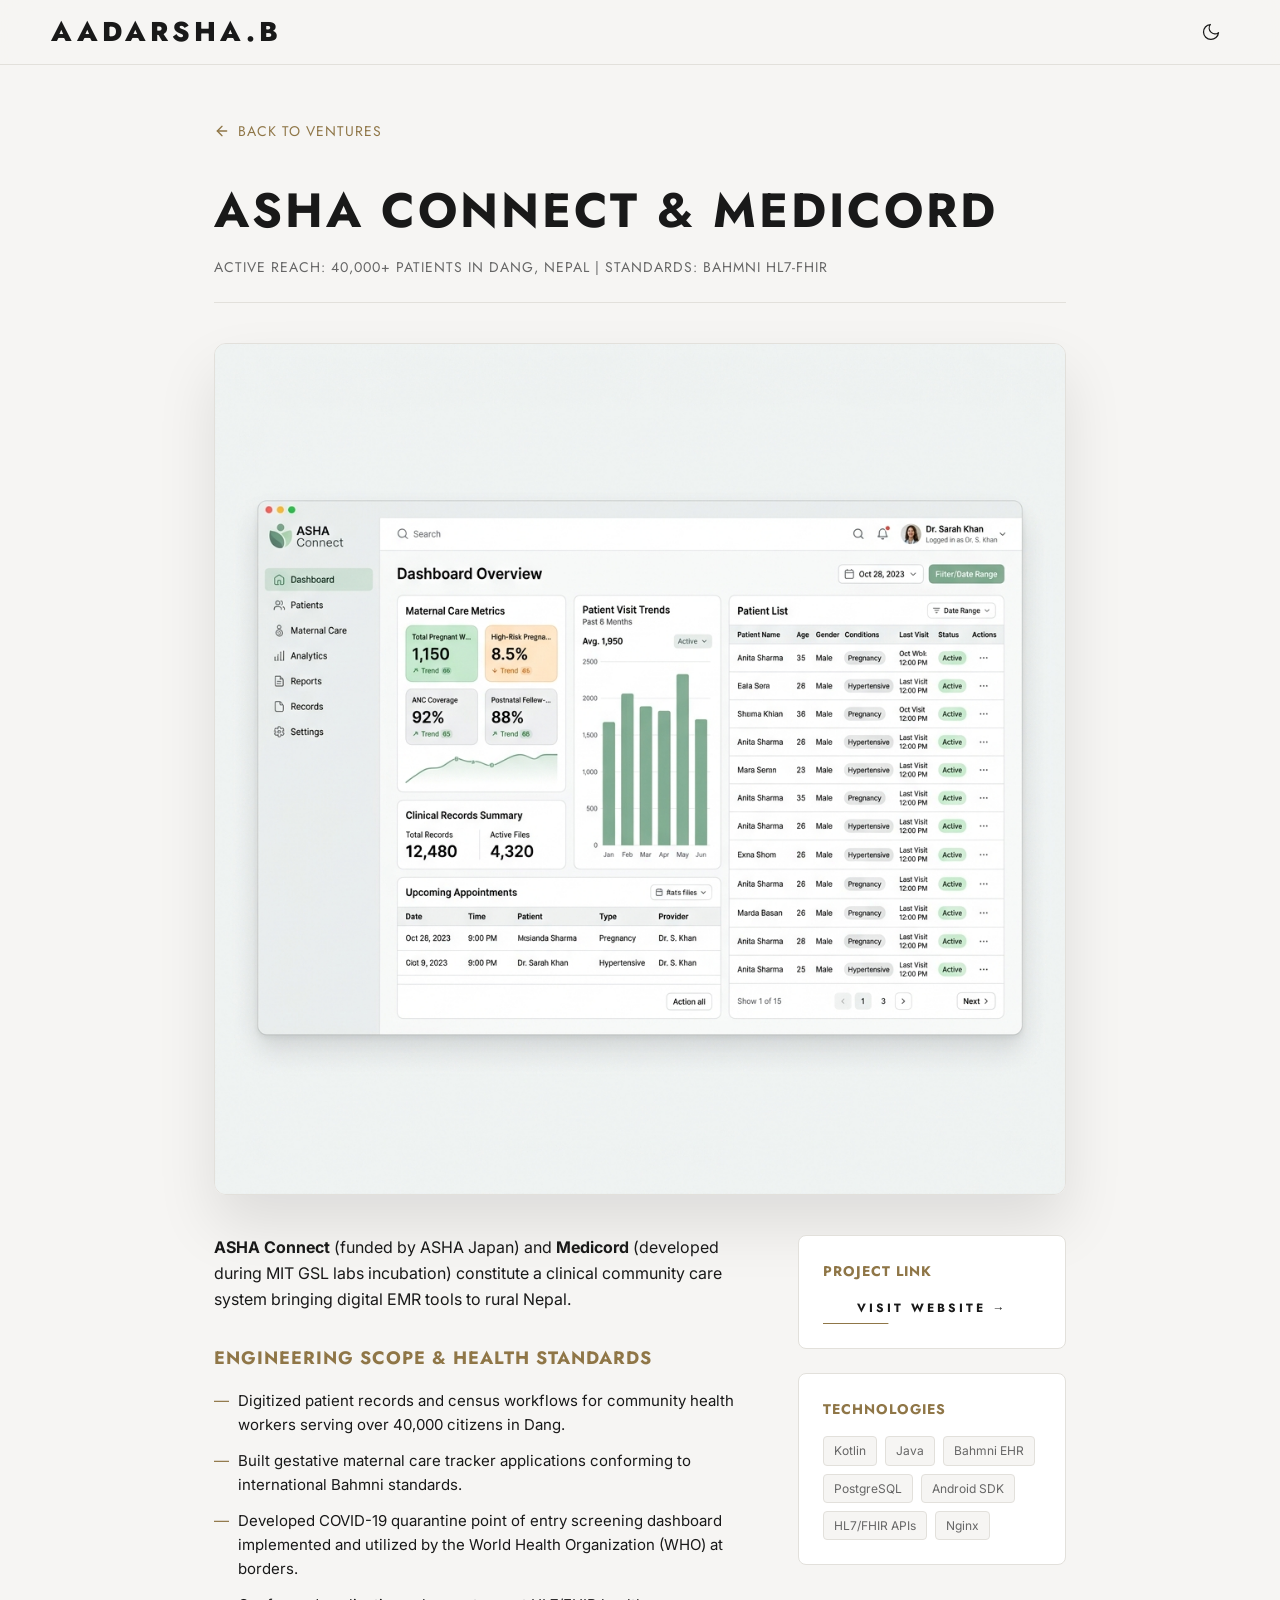
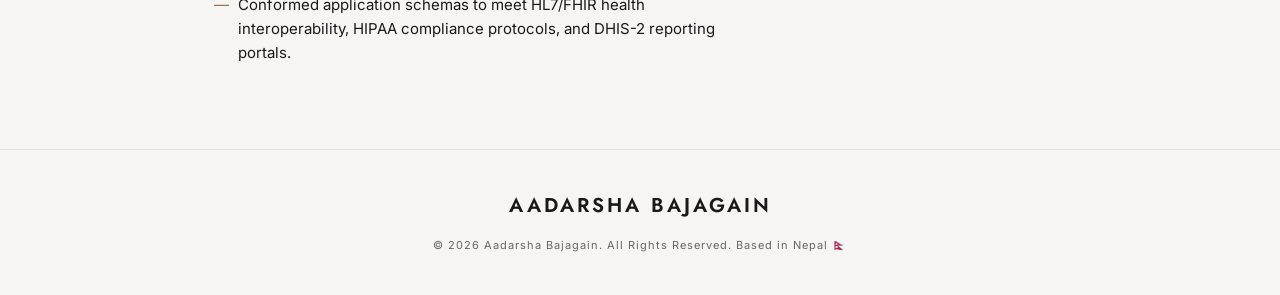
<file: projects/asha/index.html>
<!DOCTYPE html>
<html lang="en">
<head>
  <meta charset="UTF-8">
  <meta name="viewport" content="width=device-width, initial-scale=1.0, viewport-fit=cover">
  <title>ASHA Connect & Medicord | Aadarsha Bajagain</title>
  <meta name="description" content="ASHA Connect & Medicord is a community care health ecosystem serving 40k+ patients. Built under HL7-FHIR standards by Aadarsha Bajagain.">
  <link rel="icon" type="image/png" sizes="32x32" href="/assets/favicon.png">
  <link rel="preconnect" href="https://fonts.googleapis.com">
  <link rel="preconnect" href="https://fonts.gstatic.com" crossorigin>
  <link rel="stylesheet" href="../../style.css">
  <script>
    (function() {
      const savedTheme = localStorage.getItem('theme');
      if (savedTheme) {
        document.documentElement.setAttribute('data-theme', savedTheme);
      } else {
        const prefersDark = window.matchMedia('(prefers-color-scheme: dark)').matches;
        document.documentElement.setAttribute('data-theme', prefersDark ? 'dark' : 'light');
      }
    })();
  </script>
  <style>
    .project-detail-layout {
      max-width: 900px;
      margin: 120px auto 60px;
      padding: 0 24px;
    }
    .back-btn {
      display: inline-flex;
      align-items: center;
      gap: 8px;
      font-family: var(--font-display);
      font-size: 14px;
      letter-spacing: 1px;
      text-transform: uppercase;
      color: var(--accent-color);
      margin-bottom: 40px;
      transition: var(--transition-fast);
    }
    .back-btn:hover {
      opacity: 0.8;
      transform: translateX(-4px);
    }
    .project-title {
      font-size: clamp(32px, 5vw, 48px);
      line-height: 1.2;
      margin-bottom: 16px;
    }
    .project-meta-info {
      font-family: var(--font-display);
      font-size: 14px;
      color: var(--text-muted);
      text-transform: uppercase;
      letter-spacing: 1px;
      border-bottom: 1px solid var(--border-color);
      padding-bottom: 24px;
      margin-bottom: 40px;
    }
    .project-hero-img {
      width: 100%;
      border-radius: 12px;
      border: 1px solid var(--border-color);
      box-shadow: var(--modal-shadow);
      margin-bottom: 40px;
    }
    .project-grid {
      display: grid;
      grid-template-columns: 2fr 1fr;
      gap: 48px;
    }
    @media (max-width: 768px) {
      .project-grid {
        grid-template-columns: 1fr;
        gap: 32px;
      }
    }
    .project-main h4 {
      font-family: var(--font-display);
      font-size: 18px;
      text-transform: uppercase;
      letter-spacing: 1px;
      margin: 32px 0 16px;
      color: var(--accent-color);
    }
    .project-main p {
      margin-bottom: 20px;
      font-size: 16px;
      color: var(--text-primary);
    }
    .project-main ul {
      margin-bottom: 24px;
      padding-left: 0;
    }
    .project-main li {
      position: relative;
      padding-left: 24px;
      margin-bottom: 12px;
      font-size: 15px;
      color: var(--text-primary);
    }
    .project-main li::before {
      content: "—";
      position: absolute;
      left: 0;
      color: var(--accent-color);
    }
    .project-sidebar {
      display: flex;
      flex-direction: column;
      gap: 24px;
    }
    .sidebar-widget {
      background: var(--bg-secondary);
      border: 1px solid var(--border-color);
      padding: 24px;
      border-radius: 8px;
    }
    .sidebar-widget-title {
      font-family: var(--font-display);
      font-size: 14px;
      text-transform: uppercase;
      letter-spacing: 1px;
      margin-bottom: 16px;
      color: var(--accent-color);
    }
    .tech-tags {
      display: flex;
      flex-wrap: wrap;
      gap: 8px;
    }
    .tech-tag {
      font-size: 12px;
      padding: 4px 10px;
      background: var(--bg-primary);
      border: 1px solid var(--border-color);
      border-radius: 4px;
      color: var(--text-muted);
    }
  </style>
  
  <!-- Structured Data for Project -->
  <script type="application/ld+json">
  {
    "@context": "https://schema.org",
    "@type": "CreativeWork",
    "name": "ASHA Connect & Medicord",
    "alternateName": "ASHA Health Ecosystem",
    "description": "HL7/FHIR health ecosystem funded by ASHA Japan, serving 40,000+ patients in rural Nepal.",
    "url": "https://www.asha-np.org/en/partner",
    "image": "https://aadarshabajagain.com/assets/asha_connect_mockup.png",
    "creator": {
      "@type": "Person",
      "name": "Aadarsha Bajagain",
      "url": "https://aadarshabajagain.com/"
    }
  }
  </script>
</head>
<body>
  <!-- Header / Navigation -->
  <header id="main-header" class="scrolled">
    <div class="logo serif-font">
      <a href="/#hero" class="hover-link">Aadarsha.B</a>
    </div>
    <div class="header-right">
      <button id="theme-toggle" class="theme-toggle hover-link" aria-label="Toggle theme">
        <svg class="sun-icon" viewBox="0 0 24 24" fill="none" stroke="currentColor" stroke-width="1.5" stroke-linecap="round" stroke-linejoin="round">
          <circle cx="12" cy="12" r="5"></circle>
          <line x1="12" y1="1" x2="12" y2="3"></line>
          <line x1="12" y1="21" x2="12" y2="23"></line>
          <line x1="4.22" y1="4.22" x2="5.64" y2="5.64"></line>
          <line x1="18.36" y1="18.36" x2="19.78" y2="19.78"></line>
          <line x1="1" y1="12" x2="3" y2="12"></line>
          <line x1="21" y1="12" x2="23" y2="12"></line>
          <line x1="4.22" y1="19.78" x2="5.64" y2="18.36"></line>
          <line x1="18.36" y1="5.64" x2="19.78" y2="4.22"></line>
        </svg>
        <svg class="moon-icon" viewBox="0 0 24 24" fill="none" stroke="currentColor" stroke-width="1.5" stroke-linecap="round" stroke-linejoin="round">
          <path d="M21 12.79A9 9 0 1 1 11.21 3 7 7 0 0 0 21 12.79z"></path>
        </svg>
      </button>
    </div>
  </header>

  <main>
    <div class="project-detail-layout">
      <a href="/#ventures" class="back-btn">
        <svg width="16" height="16" viewBox="0 0 24 24" fill="none" stroke="currentColor" stroke-width="2" stroke-linecap="round" stroke-linejoin="round"><line x1="19" y1="12" x2="5" y2="12"></line><polyline points="12 19 5 12 12 5"></polyline></svg>
        Back to Ventures
      </a>

      <h1 class="project-title serif-font">ASHA Connect & Medicord</h1>
      <div class="project-meta-info">Active Reach: 40,000+ Patients in Dang, Nepal | Standards: Bahmni HL7-FHIR</div>

      <img src="../../assets/asha_connect_mockup.png" alt="ASHA Connect Mockup" class="project-hero-img">

      <div class="project-grid">
        <div class="project-main">
          <p><strong>ASHA Connect</strong> (funded by ASHA Japan) and <strong>Medicord</strong> (developed during MIT GSL labs incubation) constitute a clinical community care system bringing digital EMR tools to rural Nepal.</p>
          
          <h4>Engineering Scope & Health Standards</h4>
          <ul>
            <li>Digitized patient records and census workflows for community health workers serving over 40,000 citizens in Dang.</li>
            <li>Built gestative maternal care tracker applications conforming to international Bahmni standards.</li>
            <li>Developed COVID-19 quarantine point of entry screening dashboard implemented and utilized by the World Health Organization (WHO) at borders.</li>
            <li>Conformed application schemas to meet HL7/FHIR health interoperability, HIPAA compliance protocols, and DHIS-2 reporting portals.</li>
          </ul>
        </div>

        <div class="project-sidebar">
          <div class="sidebar-widget">
            <h3 class="sidebar-widget-title">Project Link</h3>
            <a href="https://www.asha-np.org/en/partner" target="_blank" rel="noopener noreferrer" class="btn-secondary hover-link" style="display: block; text-align: center;">Visit Website <span class="arrow">→</span></a>
          </div>

          <div class="sidebar-widget">
            <h3 class="sidebar-widget-title">Technologies</h3>
            <div class="tech-tags">
              <span class="tech-tag">Kotlin</span>
              <span class="tech-tag">Java</span>
              <span class="tech-tag">Bahmni EHR</span>
              <span class="tech-tag">PostgreSQL</span>
              <span class="tech-tag">Android SDK</span>
              <span class="tech-tag">HL7/FHIR APIs</span>
              <span class="tech-tag">Nginx</span>
            </div>
          </div>
        </div>
      </div>
    </div>
  </main>

  <!-- Footer -->
  <footer>
    <div class="container">
      <div class="footer-logo serif-font">Aadarsha Bajagain</div>
      <p class="footer-copy">&copy; 2026 Aadarsha Bajagain. All Rights Reserved. Based in Nepal 🇳🇵</p>
    </div>
  </footer>

  <script>
    document.addEventListener("DOMContentLoaded", () => {
      const toggleBtn = document.getElementById("theme-toggle");
      if (toggleBtn) {
        toggleBtn.addEventListener("click", () => {
          const currentTheme = document.documentElement.getAttribute("data-theme") || "light";
          const newTheme = currentTheme === "dark" ? "light" : "dark";
          document.documentElement.setAttribute("data-theme", newTheme);
          localStorage.setItem("theme", newTheme);
        });
      }
    });
  </script>
</body>
</html>
</file>
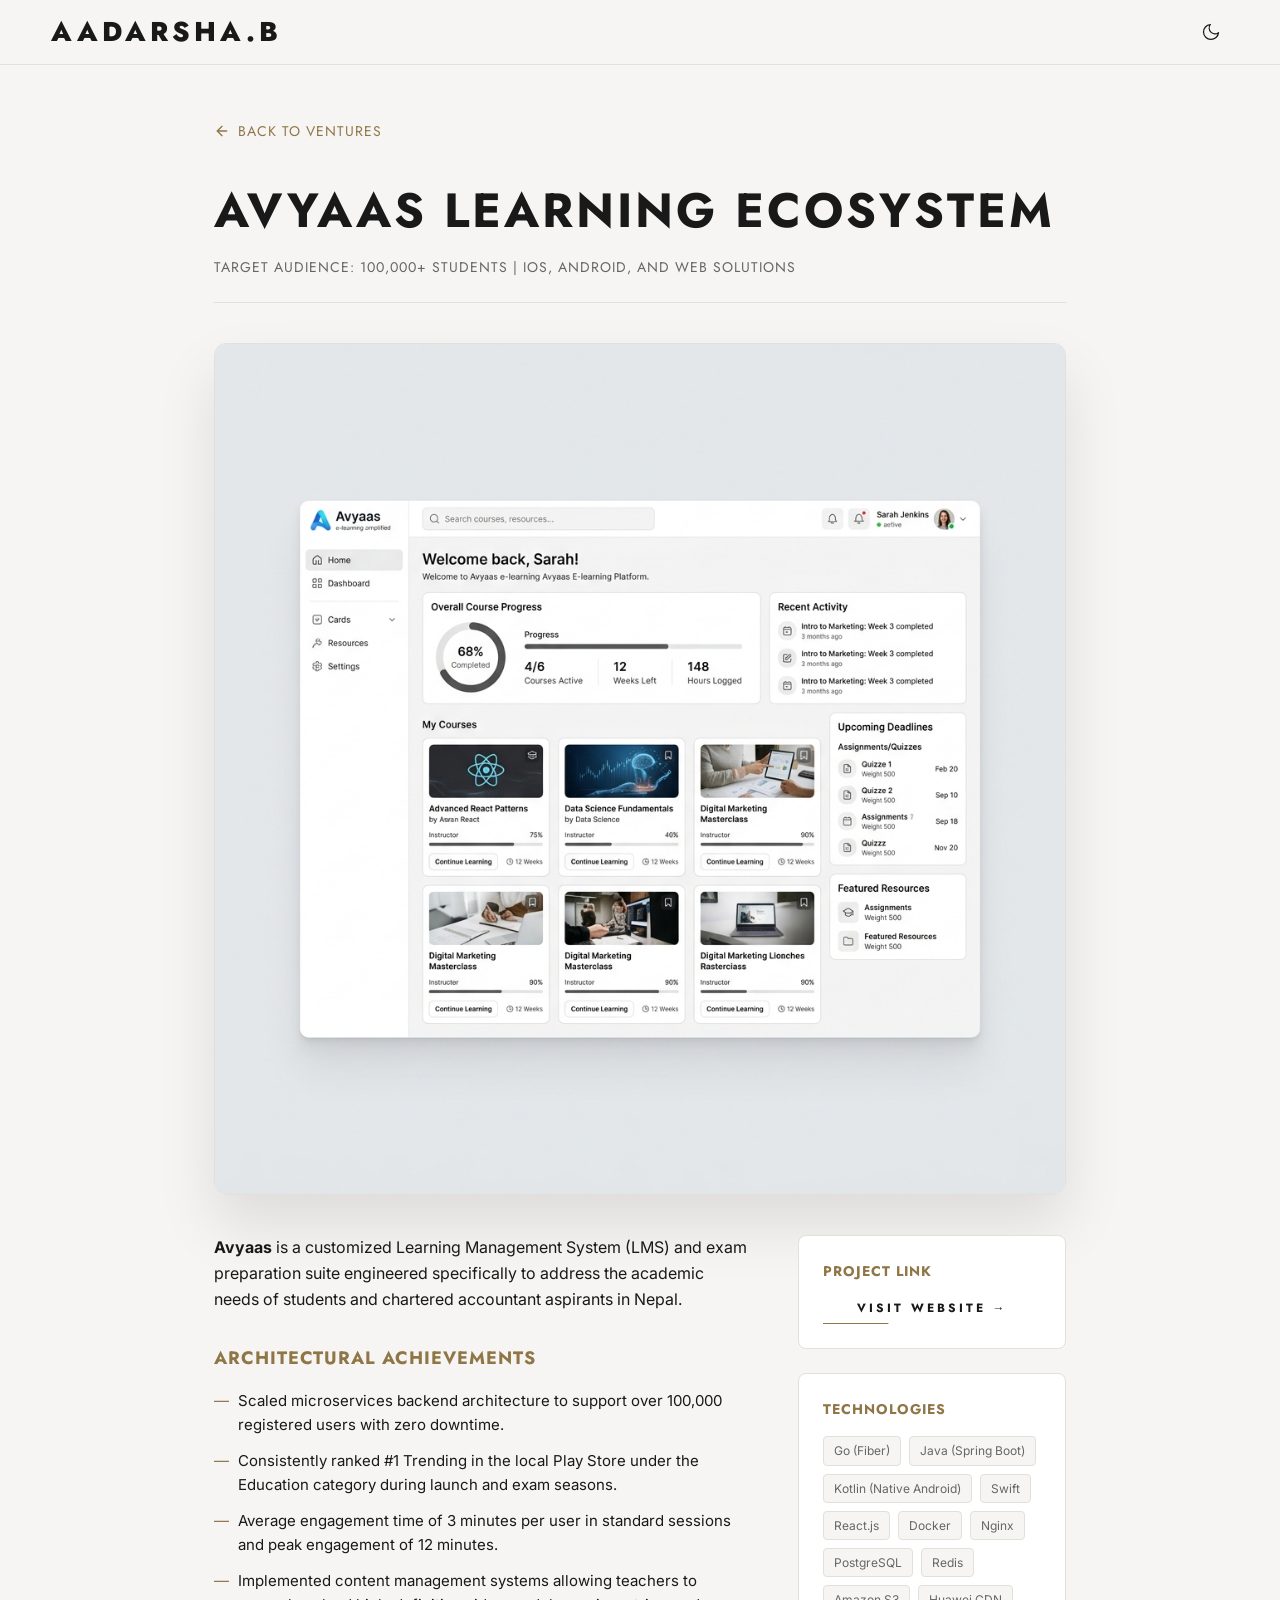
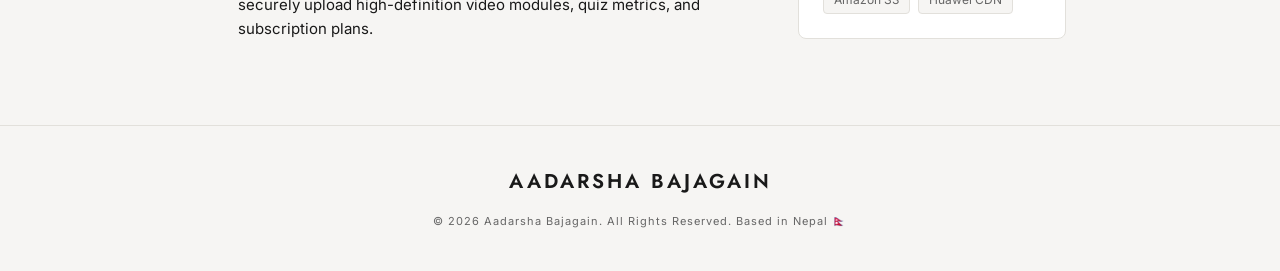
<file: projects/avyaas/index.html>
<!DOCTYPE html>
<html lang="en">
<head>
  <meta charset="UTF-8">
  <meta name="viewport" content="width=device-width, initial-scale=1.0, viewport-fit=cover">
  <title>Avyaas Learning Ecosystem | Aadarsha Bajagain</title>
  <meta name="description" content="Avyaas is a SaaS learning management system scaled to 100,000+ users. Ranked #1 Trending in Nepal Play Store. Built by Aadarsha Bajagain.">
  <link rel="icon" type="image/png" sizes="32x32" href="/assets/favicon.png">
  <link rel="preconnect" href="https://fonts.googleapis.com">
  <link rel="preconnect" href="https://fonts.gstatic.com" crossorigin>
  <link rel="stylesheet" href="../../style.css">
  <script>
    (function() {
      const savedTheme = localStorage.getItem('theme');
      if (savedTheme) {
        document.documentElement.setAttribute('data-theme', savedTheme);
      } else {
        const prefersDark = window.matchMedia('(prefers-color-scheme: dark)').matches;
        document.documentElement.setAttribute('data-theme', prefersDark ? 'dark' : 'light');
      }
    })();
  </script>
  <style>
    .project-detail-layout {
      max-width: 900px;
      margin: 120px auto 60px;
      padding: 0 24px;
    }
    .back-btn {
      display: inline-flex;
      align-items: center;
      gap: 8px;
      font-family: var(--font-display);
      font-size: 14px;
      letter-spacing: 1px;
      text-transform: uppercase;
      color: var(--accent-color);
      margin-bottom: 40px;
      transition: var(--transition-fast);
    }
    .back-btn:hover {
      opacity: 0.8;
      transform: translateX(-4px);
    }
    .project-title {
      font-size: clamp(32px, 5vw, 48px);
      line-height: 1.2;
      margin-bottom: 16px;
    }
    .project-meta-info {
      font-family: var(--font-display);
      font-size: 14px;
      color: var(--text-muted);
      text-transform: uppercase;
      letter-spacing: 1px;
      border-bottom: 1px solid var(--border-color);
      padding-bottom: 24px;
      margin-bottom: 40px;
    }
    .project-hero-img {
      width: 100%;
      border-radius: 12px;
      border: 1px solid var(--border-color);
      box-shadow: var(--modal-shadow);
      margin-bottom: 40px;
    }
    .project-grid {
      display: grid;
      grid-template-columns: 2fr 1fr;
      gap: 48px;
    }
    @media (max-width: 768px) {
      .project-grid {
        grid-template-columns: 1fr;
        gap: 32px;
      }
    }
    .project-main h4 {
      font-family: var(--font-display);
      font-size: 18px;
      text-transform: uppercase;
      letter-spacing: 1px;
      margin: 32px 0 16px;
      color: var(--accent-color);
    }
    .project-main p {
      margin-bottom: 20px;
      font-size: 16px;
      color: var(--text-primary);
    }
    .project-main ul {
      margin-bottom: 24px;
      padding-left: 0;
    }
    .project-main li {
      position: relative;
      padding-left: 24px;
      margin-bottom: 12px;
      font-size: 15px;
      color: var(--text-primary);
    }
    .project-main li::before {
      content: "—";
      position: absolute;
      left: 0;
      color: var(--accent-color);
    }
    .project-sidebar {
      display: flex;
      flex-direction: column;
      gap: 24px;
    }
    .sidebar-widget {
      background: var(--bg-secondary);
      border: 1px solid var(--border-color);
      padding: 24px;
      border-radius: 8px;
    }
    .sidebar-widget-title {
      font-family: var(--font-display);
      font-size: 14px;
      text-transform: uppercase;
      letter-spacing: 1px;
      margin-bottom: 16px;
      color: var(--accent-color);
    }
    .tech-tags {
      display: flex;
      flex-wrap: wrap;
      gap: 8px;
    }
    .tech-tag {
      font-size: 12px;
      padding: 4px 10px;
      background: var(--bg-primary);
      border: 1px solid var(--border-color);
      border-radius: 4px;
      color: var(--text-muted);
    }
  </style>
  
  <!-- Structured Data for Project -->
  <script type="application/ld+json">
  {
    "@context": "https://schema.org",
    "@type": "CreativeWork",
    "name": "Avyaas Learning Ecosystem",
    "alternateName": "Avyaas LMS",
    "description": "SaaS learning management system scaled to 100,000+ users. Ranked #1 Trending in Nepal Play Store.",
    "url": "https://avyaas.app/",
    "image": "https://aadarshabajagain.com/assets/avyaas_mockup.png",
    "creator": {
      "@type": "Person",
      "name": "Aadarsha Bajagain",
      "url": "https://aadarshabajagain.com/"
    },
    "publisher": {
      "@type": "Organization",
      "name": "Ayata Incorporation",
      "url": "https://ayata.com.np"
    }
  }
  </script>
</head>
<body>
  <!-- Header / Navigation -->
  <header id="main-header" class="scrolled">
    <div class="logo serif-font">
      <a href="/#hero" class="hover-link">Aadarsha.B</a>
    </div>
    <div class="header-right">
      <button id="theme-toggle" class="theme-toggle hover-link" aria-label="Toggle theme">
        <svg class="sun-icon" viewBox="0 0 24 24" fill="none" stroke="currentColor" stroke-width="1.5" stroke-linecap="round" stroke-linejoin="round">
          <circle cx="12" cy="12" r="5"></circle>
          <line x1="12" y1="1" x2="12" y2="3"></line>
          <line x1="12" y1="21" x2="12" y2="23"></line>
          <line x1="4.22" y1="4.22" x2="5.64" y2="5.64"></line>
          <line x1="18.36" y1="18.36" x2="19.78" y2="19.78"></line>
          <line x1="1" y1="12" x2="3" y2="12"></line>
          <line x1="21" y1="12" x2="23" y2="12"></line>
          <line x1="4.22" y1="19.78" x2="5.64" y2="18.36"></line>
          <line x1="18.36" y1="5.64" x2="19.78" y2="4.22"></line>
        </svg>
        <svg class="moon-icon" viewBox="0 0 24 24" fill="none" stroke="currentColor" stroke-width="1.5" stroke-linecap="round" stroke-linejoin="round">
          <path d="M21 12.79A9 9 0 1 1 11.21 3 7 7 0 0 0 21 12.79z"></path>
        </svg>
      </button>
    </div>
  </header>

  <main>
    <div class="project-detail-layout">
      <a href="/#ventures" class="back-btn">
        <svg width="16" height="16" viewBox="0 0 24 24" fill="none" stroke="currentColor" stroke-width="2" stroke-linecap="round" stroke-linejoin="round"><line x1="19" y1="12" x2="5" y2="12"></line><polyline points="12 19 5 12 12 5"></polyline></svg>
        Back to Ventures
      </a>

      <h1 class="project-title serif-font">Avyaas Learning Ecosystem</h1>
      <div class="project-meta-info">Target Audience: 100,000+ Students | iOS, Android, and Web Solutions</div>

      <img src="../../assets/avyaas_mockup.png" alt="Avyaas Ecosystem Mockup" class="project-hero-img">

      <div class="project-grid">
        <div class="project-main">
          <p><strong>Avyaas</strong> is a customized Learning Management System (LMS) and exam preparation suite engineered specifically to address the academic needs of students and chartered accountant aspirants in Nepal.</p>
          
          <h4>Architectural Achievements</h4>
          <ul>
            <li>Scaled microservices backend architecture to support over 100,000 registered users with zero downtime.</li>
            <li>Consistently ranked #1 Trending in the local Play Store under the Education category during launch and exam seasons.</li>
            <li>Average engagement time of 3 minutes per user in standard sessions and peak engagement of 12 minutes.</li>
            <li>Implemented content management systems allowing teachers to securely upload high-definition video modules, quiz metrics, and subscription plans.</li>
          </ul>
        </div>

        <div class="project-sidebar">
          <div class="sidebar-widget">
            <h3 class="sidebar-widget-title">Project Link</h3>
            <a href="https://avyaas.app/" target="_blank" rel="noopener noreferrer" class="btn-secondary hover-link" style="display: block; text-align: center;">Visit Website <span class="arrow">→</span></a>
          </div>

          <div class="sidebar-widget">
            <h3 class="sidebar-widget-title">Technologies</h3>
            <div class="tech-tags">
              <span class="tech-tag">Go (Fiber)</span>
              <span class="tech-tag">Java (Spring Boot)</span>
              <span class="tech-tag">Kotlin (Native Android)</span>
              <span class="tech-tag">Swift</span>
              <span class="tech-tag">React.js</span>
              <span class="tech-tag">Docker</span>
              <span class="tech-tag">Nginx</span>
              <span class="tech-tag">PostgreSQL</span>
              <span class="tech-tag">Redis</span>
              <span class="tech-tag">Amazon S3</span>
              <span class="tech-tag">Huawei CDN</span>
            </div>
          </div>
        </div>
      </div>
    </div>
  </main>

  <!-- Footer -->
  <footer>
    <div class="container">
      <div class="footer-logo serif-font">Aadarsha Bajagain</div>
      <p class="footer-copy">&copy; 2026 Aadarsha Bajagain. All Rights Reserved. Based in Nepal 🇳🇵</p>
    </div>
  </footer>

  <script>
    document.addEventListener("DOMContentLoaded", () => {
      const toggleBtn = document.getElementById("theme-toggle");
      if (toggleBtn) {
        toggleBtn.addEventListener("click", () => {
          const currentTheme = document.documentElement.getAttribute("data-theme") || "light";
          const newTheme = currentTheme === "dark" ? "light" : "dark";
          document.documentElement.setAttribute("data-theme", newTheme);
          localStorage.setItem("theme", newTheme);
        });
      }
    });
  </script>
</body>
</html>
</file>
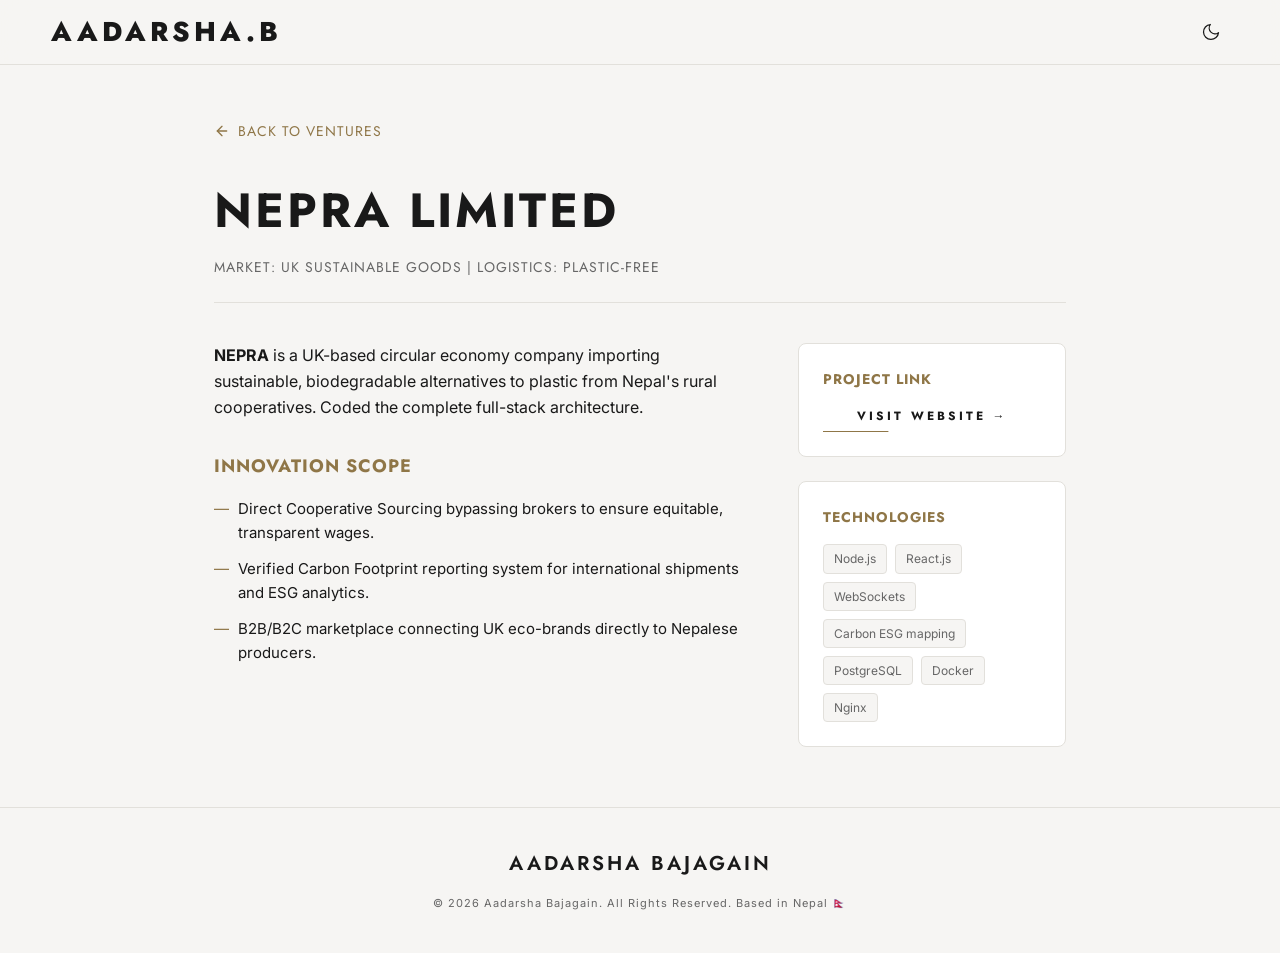
<file: projects/nepra/index.html>
<!DOCTYPE html>
<html lang="en">
<head>
  <meta charset="UTF-8">
  <meta name="viewport" content="width=device-width, initial-scale=1.0, viewport-fit=cover">
  <title>NEPRA Limited | Aadarsha Bajagain</title>
  <meta name="description" content="NEPRA is a circular economy platform connecting UK eco-brands to sustainable Nepalese producers. Built by Aadarsha Bajagain.">
  <link rel="icon" type="image/png" sizes="32x32" href="/assets/favicon.png">
  <link rel="preconnect" href="https://fonts.googleapis.com">
  <link rel="preconnect" href="https://fonts.gstatic.com" crossorigin>
  <link rel="stylesheet" href="../../style.css">
  <script>
    (function() {
      const savedTheme = localStorage.getItem('theme');
      if (savedTheme) {
        document.documentElement.setAttribute('data-theme', savedTheme);
      } else {
        const prefersDark = window.matchMedia('(prefers-color-scheme: dark)').matches;
        document.documentElement.setAttribute('data-theme', prefersDark ? 'dark' : 'light');
      }
    })();
  </script>
  <style>
    .project-detail-layout {
      max-width: 900px;
      margin: 120px auto 60px;
      padding: 0 24px;
    }
    .back-btn {
      display: inline-flex;
      align-items: center;
      gap: 8px;
      font-family: var(--font-display);
      font-size: 14px;
      letter-spacing: 1px;
      text-transform: uppercase;
      color: var(--accent-color);
      margin-bottom: 40px;
      transition: var(--transition-fast);
    }
    .back-btn:hover {
      opacity: 0.8;
      transform: translateX(-4px);
    }
    .project-title {
      font-size: clamp(32px, 5vw, 48px);
      line-height: 1.2;
      margin-bottom: 16px;
    }
    .project-meta-info {
      font-family: var(--font-display);
      font-size: 14px;
      color: var(--text-muted);
      text-transform: uppercase;
      letter-spacing: 1px;
      border-bottom: 1px solid var(--border-color);
      padding-bottom: 24px;
      margin-bottom: 40px;
    }
    .project-grid {
      display: grid;
      grid-template-columns: 2fr 1fr;
      gap: 48px;
    }
    @media (max-width: 768px) {
      .project-grid {
        grid-template-columns: 1fr;
        gap: 32px;
      }
    }
    .project-main h4 {
      font-family: var(--font-display);
      font-size: 18px;
      text-transform: uppercase;
      letter-spacing: 1px;
      margin: 32px 0 16px;
      color: var(--accent-color);
    }
    .project-main p {
      margin-bottom: 20px;
      font-size: 16px;
      color: var(--text-primary);
    }
    .project-main ul {
      margin-bottom: 24px;
      padding-left: 0;
    }
    .project-main li {
      position: relative;
      padding-left: 24px;
      margin-bottom: 12px;
      font-size: 15px;
      color: var(--text-primary);
    }
    .project-main li::before {
      content: "—";
      position: absolute;
      left: 0;
      color: var(--accent-color);
    }
    .project-sidebar {
      display: flex;
      flex-direction: column;
      gap: 24px;
    }
    .sidebar-widget {
      background: var(--bg-secondary);
      border: 1px solid var(--border-color);
      padding: 24px;
      border-radius: 8px;
    }
    .sidebar-widget-title {
      font-family: var(--font-display);
      font-size: 14px;
      text-transform: uppercase;
      letter-spacing: 1px;
      margin-bottom: 16px;
      color: var(--accent-color);
    }
    .tech-tags {
      display: flex;
      flex-wrap: wrap;
      gap: 8px;
    }
    .tech-tag {
      font-size: 12px;
      padding: 4px 10px;
      background: var(--bg-primary);
      border: 1px solid var(--border-color);
      border-radius: 4px;
      color: var(--text-muted);
    }
  </style>
  
  <!-- Structured Data for Project -->
  <script type="application/ld+json">
  {
    "@context": "https://schema.org",
    "@type": "CreativeWork",
    "name": "NEPRA Limited",
    "alternateName": "NEPRA",
    "description": "Coded full-stack circular economy platform importing sustainable plastic alternatives from Nepal to the UK.",
    "url": "https://nepraltd.com/",
    "creator": {
      "@type": "Person",
      "name": "Aadarsha Bajagain",
      "url": "https://aadarshabajagain.com/"
    }
  }
  </script>
</head>
<body>
  <!-- Header / Navigation -->
  <header id="main-header" class="scrolled">
    <div class="logo serif-font">
      <a href="/#hero" class="hover-link">Aadarsha.B</a>
    </div>
    <div class="header-right">
      <button id="theme-toggle" class="theme-toggle hover-link" aria-label="Toggle theme">
        <svg class="sun-icon" viewBox="0 0 24 24" fill="none" stroke="currentColor" stroke-width="1.5" stroke-linecap="round" stroke-linejoin="round">
          <circle cx="12" cy="12" r="5"></circle>
          <line x1="12" y1="1" x2="12" y2="3"></line>
          <line x1="12" y1="21" x2="12" y2="23"></line>
          <line x1="4.22" y1="4.22" x2="5.64" y2="5.64"></line>
          <line x1="18.36" y1="18.36" x2="19.78" y2="19.78"></line>
          <line x1="1" y1="12" x2="3" y2="12"></line>
          <line x1="21" y1="12" x2="23" y2="12"></line>
          <line x1="4.22" y1="19.78" x2="5.64" y2="18.36"></line>
          <line x1="18.36" y1="5.64" x2="19.78" y2="4.22"></line>
        </svg>
        <svg class="moon-icon" viewBox="0 0 24 24" fill="none" stroke="currentColor" stroke-width="1.5" stroke-linecap="round" stroke-linejoin="round">
          <path d="M21 12.79A9 9 0 1 1 11.21 3 7 7 0 0 0 21 12.79z"></path>
        </svg>
      </button>
    </div>
  </header>

  <main>
    <div class="project-detail-layout">
      <a href="/#ventures" class="back-btn">
        <svg width="16" height="16" viewBox="0 0 24 24" fill="none" stroke="currentColor" stroke-width="2" stroke-linecap="round" stroke-linejoin="round"><line x1="19" y1="12" x2="5" y2="12"></line><polyline points="12 19 5 12 12 5"></polyline></svg>
        Back to Ventures
      </a>

      <h1 class="project-title serif-font">NEPRA Limited</h1>
      <div class="project-meta-info">Market: UK Sustainable Goods | Logistics: Plastic-Free</div>

      <div class="project-grid" style="margin-top: 40px;">
        <div class="project-main">
          <p><strong>NEPRA</strong> is a UK-based circular economy company importing sustainable, biodegradable alternatives to plastic from Nepal's rural cooperatives. Coded the complete full-stack architecture.</p>
          
          <h4>Innovation Scope</h4>
          <ul>
            <li>Direct Cooperative Sourcing bypassing brokers to ensure equitable, transparent wages.</li>
            <li>Verified Carbon Footprint reporting system for international shipments and ESG analytics.</li>
            <li>B2B/B2C marketplace connecting UK eco-brands directly to Nepalese producers.</li>
          </ul>
        </div>

        <div class="project-sidebar">
          <div class="sidebar-widget">
            <h3 class="sidebar-widget-title">Project Link</h3>
            <a href="https://nepraltd.com/" target="_blank" rel="noopener noreferrer" class="btn-secondary hover-link" style="display: block; text-align: center;">Visit Website <span class="arrow">→</span></a>
          </div>

          <div class="sidebar-widget">
            <h3 class="sidebar-widget-title">Technologies</h3>
            <div class="tech-tags">
              <span class="tech-tag">Node.js</span>
              <span class="tech-tag">React.js</span>
              <span class="tech-tag">WebSockets</span>
              <span class="tech-tag">Carbon ESG mapping</span>
              <span class="tech-tag">PostgreSQL</span>
              <span class="tech-tag">Docker</span>
              <span class="tech-tag">Nginx</span>
            </div>
          </div>
        </div>
      </div>
    </div>
  </main>

  <!-- Footer -->
  <footer>
    <div class="container">
      <div class="footer-logo serif-font">Aadarsha Bajagain</div>
      <p class="footer-copy">&copy; 2026 Aadarsha Bajagain. All Rights Reserved. Based in Nepal 🇳🇵</p>
    </div>
  </footer>

  <script>
    document.addEventListener("DOMContentLoaded", () => {
      const toggleBtn = document.getElementById("theme-toggle");
      if (toggleBtn) {
        toggleBtn.addEventListener("click", () => {
          const currentTheme = document.documentElement.getAttribute("data-theme") || "light";
          const newTheme = currentTheme === "dark" ? "light" : "dark";
          document.documentElement.setAttribute("data-theme", newTheme);
          localStorage.setItem("theme", newTheme);
        });
      }
    });
  </script>
</body>
</html>
</file>
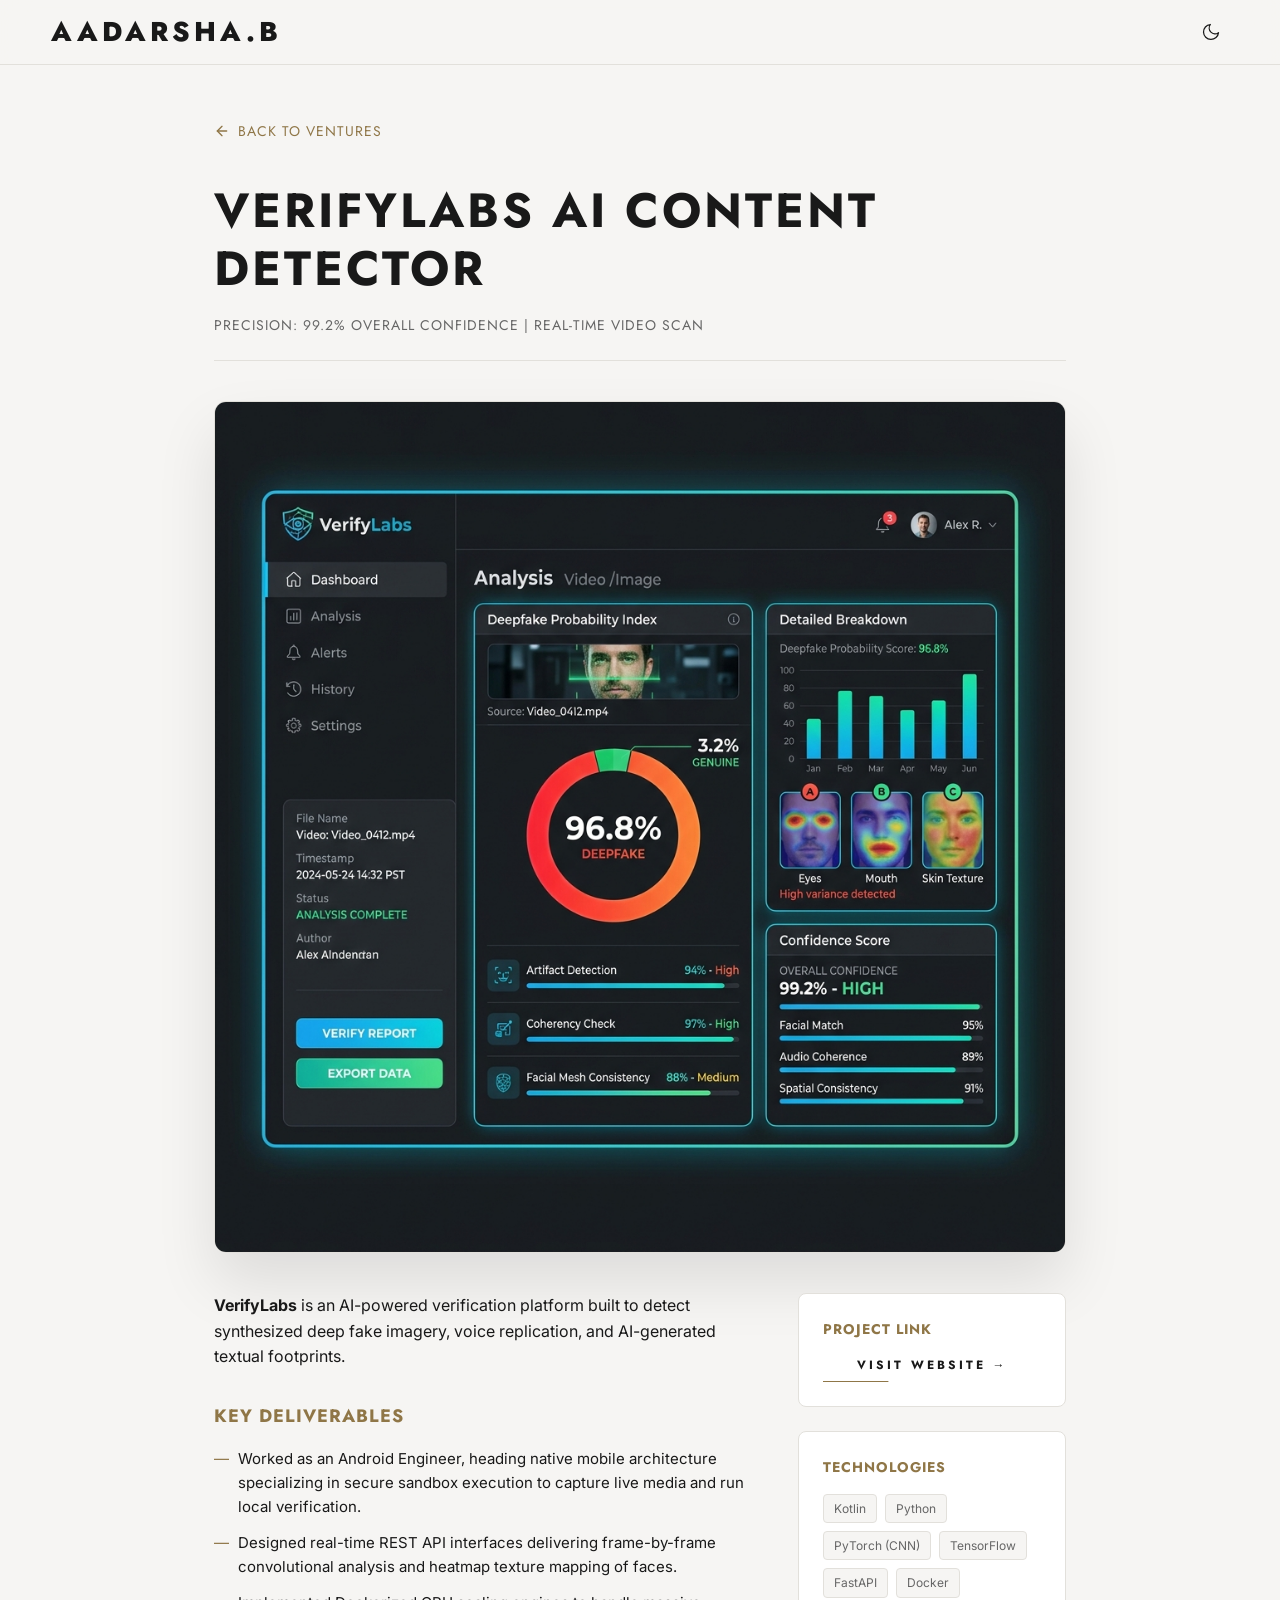
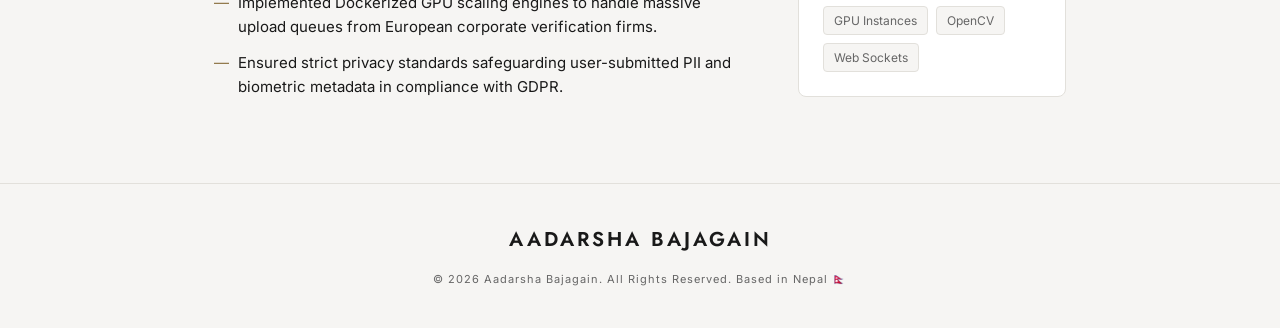
<file: projects/verifylabs/index.html>
<!DOCTYPE html>
<html lang="en">
<head>
  <meta charset="UTF-8">
  <meta name="viewport" content="width=device-width, initial-scale=1.0, viewport-fit=cover">
  <title>VerifyLabs AI Content Detector | Aadarsha Bajagain</title>
  <meta name="description" content="VerifyLabs is an AI-powered deep fake verification platform with 99.2% confidence. Headed by Aadarsha Bajagain as Mobile Lead.">
  <link rel="icon" type="image/png" sizes="32x32" href="/assets/favicon.png">
  <link rel="preconnect" href="https://fonts.googleapis.com">
  <link rel="preconnect" href="https://fonts.gstatic.com" crossorigin>
  <link rel="stylesheet" href="../../style.css">
  <script>
    (function() {
      const savedTheme = localStorage.getItem('theme');
      if (savedTheme) {
        document.documentElement.setAttribute('data-theme', savedTheme);
      } else {
        const prefersDark = window.matchMedia('(prefers-color-scheme: dark)').matches;
        document.documentElement.setAttribute('data-theme', prefersDark ? 'dark' : 'light');
      }
    })();
  </script>
  <style>
    .project-detail-layout {
      max-width: 900px;
      margin: 120px auto 60px;
      padding: 0 24px;
    }
    .back-btn {
      display: inline-flex;
      align-items: center;
      gap: 8px;
      font-family: var(--font-display);
      font-size: 14px;
      letter-spacing: 1px;
      text-transform: uppercase;
      color: var(--accent-color);
      margin-bottom: 40px;
      transition: var(--transition-fast);
    }
    .back-btn:hover {
      opacity: 0.8;
      transform: translateX(-4px);
    }
    .project-title {
      font-size: clamp(32px, 5vw, 48px);
      line-height: 1.2;
      margin-bottom: 16px;
    }
    .project-meta-info {
      font-family: var(--font-display);
      font-size: 14px;
      color: var(--text-muted);
      text-transform: uppercase;
      letter-spacing: 1px;
      border-bottom: 1px solid var(--border-color);
      padding-bottom: 24px;
      margin-bottom: 40px;
    }
    .project-hero-img {
      width: 100%;
      border-radius: 12px;
      border: 1px solid var(--border-color);
      box-shadow: var(--modal-shadow);
      margin-bottom: 40px;
    }
    .project-grid {
      display: grid;
      grid-template-columns: 2fr 1fr;
      gap: 48px;
    }
    @media (max-width: 768px) {
      .project-grid {
        grid-template-columns: 1fr;
        gap: 32px;
      }
    }
    .project-main h4 {
      font-family: var(--font-display);
      font-size: 18px;
      text-transform: uppercase;
      letter-spacing: 1px;
      margin: 32px 0 16px;
      color: var(--accent-color);
    }
    .project-main p {
      margin-bottom: 20px;
      font-size: 16px;
      color: var(--text-primary);
    }
    .project-main ul {
      margin-bottom: 24px;
      padding-left: 0;
    }
    .project-main li {
      position: relative;
      padding-left: 24px;
      margin-bottom: 12px;
      font-size: 15px;
      color: var(--text-primary);
    }
    .project-main li::before {
      content: "—";
      position: absolute;
      left: 0;
      color: var(--accent-color);
    }
    .project-sidebar {
      display: flex;
      flex-direction: column;
      gap: 24px;
    }
    .sidebar-widget {
      background: var(--bg-secondary);
      border: 1px solid var(--border-color);
      padding: 24px;
      border-radius: 8px;
    }
    .sidebar-widget-title {
      font-family: var(--font-display);
      font-size: 14px;
      text-transform: uppercase;
      letter-spacing: 1px;
      margin-bottom: 16px;
      color: var(--accent-color);
    }
    .tech-tags {
      display: flex;
      flex-wrap: wrap;
      gap: 8px;
    }
    .tech-tag {
      font-size: 12px;
      padding: 4px 10px;
      background: var(--bg-primary);
      border: 1px solid var(--border-color);
      border-radius: 4px;
      color: var(--text-muted);
    }
  </style>
  
  <!-- Structured Data for Project -->
  <script type="application/ld+json">
  {
    "@context": "https://schema.org",
    "@type": "CreativeWork",
    "name": "VerifyLabs AI Content Detector",
    "alternateName": "VerifyLabs AI",
    "description": "Real-time deep fake detection and media verification for European enterprises.",
    "url": "https://verifylabs.ai/",
    "image": "https://aadarshabajagain.com/assets/verifylabs_mockup.png",
    "creator": {
      "@type": "Person",
      "name": "Aadarsha Bajagain",
      "url": "https://aadarshabajagain.com/"
    }
  }
  </script>
</head>
<body>
  <!-- Header / Navigation -->
  <header id="main-header" class="scrolled">
    <div class="logo serif-font">
      <a href="/#hero" class="hover-link">Aadarsha.B</a>
    </div>
    <div class="header-right">
      <button id="theme-toggle" class="theme-toggle hover-link" aria-label="Toggle theme">
        <svg class="sun-icon" viewBox="0 0 24 24" fill="none" stroke="currentColor" stroke-width="1.5" stroke-linecap="round" stroke-linejoin="round">
          <circle cx="12" cy="12" r="5"></circle>
          <line x1="12" y1="1" x2="12" y2="3"></line>
          <line x1="12" y1="21" x2="12" y2="23"></line>
          <line x1="4.22" y1="4.22" x2="5.64" y2="5.64"></line>
          <line x1="18.36" y1="18.36" x2="19.78" y2="19.78"></line>
          <line x1="1" y1="12" x2="3" y2="12"></line>
          <line x1="21" y1="12" x2="23" y2="12"></line>
          <line x1="4.22" y1="19.78" x2="5.64" y2="18.36"></line>
          <line x1="18.36" y1="5.64" x2="19.78" y2="4.22"></line>
        </svg>
        <svg class="moon-icon" viewBox="0 0 24 24" fill="none" stroke="currentColor" stroke-width="1.5" stroke-linecap="round" stroke-linejoin="round">
          <path d="M21 12.79A9 9 0 1 1 11.21 3 7 7 0 0 0 21 12.79z"></path>
        </svg>
      </button>
    </div>
  </header>

  <main>
    <div class="project-detail-layout">
      <a href="/#ventures" class="back-btn">
        <svg width="16" height="16" viewBox="0 0 24 24" fill="none" stroke="currentColor" stroke-width="2" stroke-linecap="round" stroke-linejoin="round"><line x1="19" y1="12" x2="5" y2="12"></line><polyline points="12 19 5 12 12 5"></polyline></svg>
        Back to Ventures
      </a>

      <h1 class="project-title serif-font">VerifyLabs AI Content Detector</h1>
      <div class="project-meta-info">Precision: 99.2% Overall Confidence | Real-Time Video Scan</div>

      <img src="../../assets/verifylabs_mockup.png" alt="VerifyLabs Mockup" class="project-hero-img">

      <div class="project-grid">
        <div class="project-main">
          <p><strong>VerifyLabs</strong> is an AI-powered verification platform built to detect synthesized deep fake imagery, voice replication, and AI-generated textual footprints.</p>
          
          <h4>Key Deliverables</h4>
          <ul>
            <li>Worked as an Android Engineer, heading native mobile architecture specializing in secure sandbox execution to capture live media and run local verification.</li>
            <li>Designed real-time REST API interfaces delivering frame-by-frame convolutional analysis and heatmap texture mapping of faces.</li>
            <li>Implemented Dockerized GPU scaling engines to handle massive upload queues from European corporate verification firms.</li>
            <li>Ensured strict privacy standards safeguarding user-submitted PII and biometric metadata in compliance with GDPR.</li>
          </ul>
        </div>

        <div class="project-sidebar">
          <div class="sidebar-widget">
            <h3 class="sidebar-widget-title">Project Link</h3>
            <a href="https://verifylabs.ai/" target="_blank" rel="noopener noreferrer" class="btn-secondary hover-link" style="display: block; text-align: center;">Visit Website <span class="arrow">→</span></a>
          </div>

          <div class="sidebar-widget">
            <h3 class="sidebar-widget-title">Technologies</h3>
            <div class="tech-tags">
              <span class="tech-tag">Kotlin</span>
              <span class="tech-tag">Python</span>
              <span class="tech-tag">PyTorch (CNN)</span>
              <span class="tech-tag">TensorFlow</span>
              <span class="tech-tag">FastAPI</span>
              <span class="tech-tag">Docker</span>
              <span class="tech-tag">GPU Instances</span>
              <span class="tech-tag">OpenCV</span>
              <span class="tech-tag">Web Sockets</span>
            </div>
          </div>
        </div>
      </div>
    </div>
  </main>

  <!-- Footer -->
  <footer>
    <div class="container">
      <div class="footer-logo serif-font">Aadarsha Bajagain</div>
      <p class="footer-copy">&copy; 2026 Aadarsha Bajagain. All Rights Reserved. Based in Nepal 🇳🇵</p>
    </div>
  </footer>

  <script>
    document.addEventListener("DOMContentLoaded", () => {
      const toggleBtn = document.getElementById("theme-toggle");
      if (toggleBtn) {
        toggleBtn.addEventListener("click", () => {
          const currentTheme = document.documentElement.getAttribute("data-theme") || "light";
          const newTheme = currentTheme === "dark" ? "light" : "dark";
          document.documentElement.setAttribute("data-theme", newTheme);
          localStorage.setItem("theme", newTheme);
        });
      }
    });
  </script>
</body>
</html>
</file>
<file: style.css>
/* 
 * Aadarsha Bajagain - Personal Portfolio Stylesheet
 * Design Language: Luxury Minimalism (Inspired by Louis Vuitton)
 * Main Palette: Premium Off-White, Charcoal Black, Muted Gold Accent
 */

@import url('https://fonts.googleapis.com/css2?family=Inter:wght@300;400;500;600;700&family=Jost:wght@300;400;500;600;700&family=Playfair+Display:ital,wght@0,400;0,600;0,700;1,400&display=swap');

:root {
  --bg-primary: #f6f5f3; /* Warm luxury off-white */
  --bg-secondary: #ffffff; /* Crisp white for cards */
  --text-primary: #191919; /* Soft charcoal black for readability */
  --text-muted: #666666; /* Elegant muted gray */
  --text-light: #ffffff; /* White text for dark panels */
  --accent-color: #8f7647; /* Refined dull gold/bronze */
  --accent-light: #dfd5c2; /* Very light accent background */
  --border-color: #e2e0db; /* Extremely thin luxury border */
  --font-serif: 'Playfair Display', Georgia, serif;
  --font-sans: 'Inter', -apple-system, BlinkMacSystemFont, "Segoe UI", Roboto, sans-serif;
  --font-display: 'Jost', Futura, 'Helvetica Neue', Arial, sans-serif; /* Louis Vuitton Futura vibe */
  --transition-smooth: all 0.5s cubic-bezier(0.16, 1, 0.3, 1); /* Premium ease-out */
  --transition-fast: all 0.2s ease;

  /* Functional rgba variables */
  --bg-header-rgba: rgba(246, 245, 243, 0.85);
  --bg-nav-active-rgba: rgba(246, 245, 243, 0.9);
  --bg-modal-overlay-rgba: rgba(25, 25, 25, 0.4);
  --cursor-follower-border: rgba(143, 118, 71, 0.3);
  --cursor-follower-bg: rgba(25, 25, 25, 0.05);
  --header-border: rgba(226, 224, 219, 0.3);
  --overlay-link-color: rgba(25, 25, 25, 0.4);
  --accent-hover-bg: rgba(143, 118, 71, 0.03);
  --modal-shadow: 0 30px 60px rgba(0, 0, 0, 0.1);
}

:root[data-theme="dark"] {
  --bg-primary: #0a0a0a; /* Deep luxury black */
  --bg-secondary: #121212; /* Velvet card background */
  --text-primary: #e5e5e0; /* Premium off-white text */
  --text-muted: #8e8e8a; /* Muted warm gray */
  --text-light: #ffffff; /* Keep white text white */
  --accent-color: #d4af37; /* Brighter metallic gold for dark mode contrast */
  --accent-light: #252219; /* Deep gold/bronze tint background */
  --border-color: #1e1e1a; /* Very subtle dark border */

  /* Functional rgba variables for dark mode */
  --bg-header-rgba: rgba(10, 10, 10, 0.85);
  --bg-nav-active-rgba: rgba(10, 10, 10, 0.9);
  --bg-modal-overlay-rgba: rgba(0, 0, 0, 0.7);
  --cursor-follower-border: rgba(212, 175, 55, 0.3);
  --cursor-follower-bg: rgba(229, 229, 224, 0.05);
  --header-border: rgba(30, 30, 26, 0.3);
  --overlay-link-color: rgba(229, 229, 224, 0.4);
  --accent-hover-bg: rgba(212, 175, 55, 0.03);
  --modal-shadow: 0 30px 60px rgba(0, 0, 0, 0.5);
}

* {
  box-sizing: border-box;
  margin: 0;
  padding: 0;
}

/* iOS Safari Tap Highlight Reset */
a, button, select, input, textarea, .hover-link, .menu-toggle, .theme-toggle, .bottom-left-menu a, .venture-card {
  -webkit-tap-highlight-color: transparent;
}

html {
  scroll-behavior: smooth;
  overflow-x: hidden;
}

body {
  font-family: var(--font-sans);
  background-color: var(--bg-primary);
  color: var(--text-primary);
  line-height: 1.6;
  -webkit-font-smoothing: antialiased;
  -moz-osx-font-smoothing: grayscale;
  overflow-x: hidden;
  transition: background-color 0.5s cubic-bezier(0.16, 1, 0.3, 1), color 0.5s cubic-bezier(0.16, 1, 0.3, 1);
}

a {
  color: inherit;
  text-decoration: none;
  transition: var(--transition-fast);
}

img {
  max-width: 100%;
  height: auto;
  display: block;
}

ul {
  list-style: none;
}

/* Custom Scrollbar */
::-webkit-scrollbar {
  width: 6px;
}
::-webkit-scrollbar-track {
  background: var(--bg-primary);
}
::-webkit-scrollbar-thumb {
  background: var(--accent-color);
  border-radius: 3px;
}
::-webkit-scrollbar-thumb:hover {
  background: #6f5c36;
}

/* Selection */
::selection {
  background-color: var(--accent-light);
  color: var(--text-primary);
}

/* Layout Containers */
.container {
  max-width: 1440px;
  margin: 0 auto;
  padding: 0 clamp(24px, 4vw, 48px);
}

.section-padding {
  padding: clamp(70px, 8vw, 120px) 0;
}

.thin-line {
  height: 1px;
  background-color: var(--border-color);
  width: 100%;
}

/* Typography */
h1, h2, h3, .serif-font {
  font-family: var(--font-display);
  font-weight: 700;
  text-transform: uppercase;
  letter-spacing: 3px;
}

.section-title-wrapper {
  margin-bottom: 60px;
  display: flex;
  justify-content: space-between;
  align-items: flex-end;
}

.section-subtitle {
  font-size: 11px;
  text-transform: uppercase;
  letter-spacing: 4px;
  color: var(--accent-color);
  font-weight: 500;
  margin-bottom: 12px;
  display: block;
}

.section-title {
  font-size: clamp(2.2rem, 7vw, 5.2rem);
  line-height: 0.95;
  color: var(--text-primary);
  font-weight: 800;
  letter-spacing: 3.5px;
}

.section-desc {
  font-family: var(--font-serif);
  font-style: italic;
  font-size: clamp(1.1rem, 2.5vw, 1.6rem);
  color: var(--text-muted);
  max-width: 680px;
  line-height: 1.6;
}

@media (max-width: 768px) {
  .section-title-wrapper {
    flex-direction: column;
    align-items: flex-start;
    gap: 15px;
    margin-bottom: 40px;
  }
}

/* Buttons */
.btn-primary {
  display: inline-flex;
  align-items: center;
  padding: 16px 32px;
  border: 1.5px solid var(--text-primary);
  background: transparent;
  color: var(--text-primary);
  font-family: var(--font-display);
  font-size: 13px;
  font-weight: 700;
  text-transform: uppercase;
  letter-spacing: 3px;
  cursor: pointer;
  position: relative;
  overflow: hidden;
  transition: var(--transition-smooth);
}

.btn-primary::before {
  content: '';
  position: absolute;
  top: 0;
  left: 0;
  width: 100%;
  height: 100%;
  background-color: var(--text-primary);
  z-index: -1;
  transform: translateY(100%);
  transition: var(--transition-smooth);
}

.btn-primary:hover {
  color: var(--bg-secondary);
}

.btn-primary:hover::before {
  transform: translateY(0);
}

.btn-secondary {
  display: inline-flex;
  align-items: center;
  font-family: var(--font-display);
  font-size: 12px;
  text-transform: uppercase;
  letter-spacing: 3px;
  font-weight: 700;
  color: var(--text-primary);
  position: relative;
  padding-bottom: 6px;
  cursor: pointer;
}

.btn-secondary::after {
  content: '';
  position: absolute;
  bottom: 0;
  left: 0;
  width: 100%;
  height: 1px;
  background-color: var(--accent-color);
  transform: scaleX(0.3);
  transform-origin: left;
  transition: var(--transition-smooth);
}

.btn-secondary:hover::after {
  transform: scaleX(1);
}

/* Custom luxury cursor follower */
.custom-cursor {
  width: 8px;
  height: 8px;
  background-color: var(--accent-color);
  border-radius: 50%;
  position: fixed;
  pointer-events: none;
  z-index: 9999;
  transform: translate(-50%, -50%);
  transition: transform 0.1s ease;
}

.custom-cursor-follower {
  width: 30px;
  height: 30px;
  border: 1px solid var(--cursor-follower-border);
  border-radius: 50%;
  position: fixed;
  pointer-events: none;
  z-index: 9998;
  transform: translate(-50%, -50%);
  transition: transform 0.2s cubic-bezier(0.16, 1, 0.3, 1);
}

.hover-active .custom-cursor {
  transform: translate(-50%, -50%) scale(1.5);
  background-color: var(--text-primary);
}

.hover-active .custom-cursor-follower {
  width: 50px;
  height: 50px;
  border-color: var(--text-primary);
  background-color: var(--cursor-follower-bg);
}

@media (max-width: 1024px) {
  .custom-cursor, .custom-cursor-follower {
    display: none;
  }
}

/* Header & Navigation */
header {
  position: fixed;
  top: 0;
  left: 0;
  width: 100%;
  height: 80px;
  display: flex;
  justify-content: space-between;
  align-items: center;
  padding: 0 4vw;
  z-index: 1000;
  border-bottom: 1px solid var(--header-border);
  background-color: var(--bg-header-rgba);
  backdrop-filter: blur(15px);
  -webkit-backdrop-filter: blur(15px);
  transition: var(--transition-smooth);
}

header.scrolled {
  height: 65px;
  border-bottom-color: var(--border-color);
}

.logo {
  font-family: var(--font-display);
  font-size: clamp(1.3rem, 2.2vw, 1.7rem);
  letter-spacing: 4px;
  font-weight: 800;
  text-transform: uppercase;
  color: var(--text-primary);
}

.nav-links {
  display: flex;
  gap: 40px;
}

.nav-links a {
  font-family: var(--font-display);
  font-size: 12px;
  text-transform: uppercase;
  letter-spacing: 3px;
  font-weight: 700;
  color: var(--text-muted);
  position: relative;
  padding: 5px 0;
}

.nav-links a:hover, .nav-links a.active {
  color: var(--text-primary);
}

.nav-links a::after {
  content: '';
  position: absolute;
  bottom: 0;
  left: 0;
  width: 100%;
  height: 1px;
  background-color: var(--accent-color);
  transform: scaleX(0);
  transform-origin: right;
  transition: var(--transition-smooth);
}

.nav-links a:hover::after, .nav-links a.active::after {
  transform: scaleX(1);
  transform-origin: left;
}

.menu-toggle {
  display: none;
  flex-direction: column;
  justify-content: space-between;
  width: 24px;
  height: 14px;
  cursor: pointer;
}

.menu-toggle span {
  width: 100%;
  height: 1px;
  background-color: var(--text-primary);
  transition: var(--transition-fast);
}

@media (max-width: 992px) {
  .nav-links {
    display: none;
  }
  .menu-toggle {
    display: flex;
  }
}

/* Header Action & Theme Toggle */
.header-right {
  display: flex;
  align-items: center;
  gap: clamp(15px, 3vw, 30px);
}

.theme-toggle {
  background: transparent;
  border: none;
  outline: none;
  cursor: pointer;
  padding: 8px;
  color: var(--text-primary);
  display: flex;
  align-items: center;
  justify-content: center;
  position: relative;
  transition: var(--transition-fast);
}

.theme-toggle svg {
  width: 20px;
  height: 20px;
  transition: transform 0.5s cubic-bezier(0.16, 1, 0.3, 1);
}

.theme-toggle:hover {
  color: var(--accent-color);
}

.theme-toggle:hover svg {
  transform: scale(1.1) rotate(15deg);
}

.theme-toggle .sun-icon {
  display: none;
}

.theme-toggle .moon-icon {
  display: block;
}

[data-theme="dark"] .theme-toggle .sun-icon {
  display: block;
}

[data-theme="dark"] .theme-toggle .moon-icon {
  display: none;
}

/* Fullscreen Overlay Navigation */
.overlay-menu {
  position: fixed;
  top: 0;
  left: 0;
  width: 100%;
  height: 100vh;
  background-color: var(--bg-primary);
  z-index: 1001;
  display: flex;
  justify-content: center;
  align-items: center;
  opacity: 0;
  visibility: hidden;
  transition: opacity 0.5s ease, visibility 0.5s ease;
}

.overlay-menu.active {
  opacity: 1;
  visibility: visible;
}

.overlay-menu-content {
  text-align: center;
}

.overlay-nav {
  display: flex;
  flex-direction: column;
  gap: 25px;
}

.overlay-nav a {
  font-family: var(--font-display);
  font-size: clamp(1.8rem, 5vw, 3rem);
  font-weight: 500;
  text-transform: uppercase;
  letter-spacing: 4px;
  color: var(--overlay-link-color);
  transition: var(--transition-smooth);
}

.overlay-nav a:hover {
  color: var(--text-primary);
  transform: scale(1.05);
}

.overlay-close {
  position: absolute;
  top: 25px;
  right: 4vw;
  font-size: 32px;
  color: var(--text-primary);
  cursor: pointer;
  font-weight: 300;
  transition: var(--transition-fast);
}

.overlay-close:hover {
  color: var(--accent-color);
}

/* Hero Section with Absolute Canvas */
.hero-section {
  height: 100vh;
  min-height: 700px;
  display: flex;
  align-items: center;
  position: relative;
  overflow: hidden;
  padding-top: 80px;
}

.hero-grid {
  display: grid;
  grid-template-columns: 1.2fr 0.8fr;
  align-items: center;
  width: 100%;
  height: 100%;
  gap: 40px;
}

.hero-text {
  z-index: 10;
}

.hero-meta {
  font-size: 13px;
  text-transform: uppercase;
  letter-spacing: 5px;
  color: var(--accent-color);
  font-weight: 700;
  margin-bottom: 25px;
  display: block;
}

.hero-title {
  font-family: var(--font-display);
  font-size: clamp(2.4rem, 8.5vw, 6rem);
  line-height: 0.95;
  color: var(--text-primary);
  margin-bottom: 35px;
  text-transform: uppercase;
  letter-spacing: 2px;
  font-weight: 800;
}

.hero-title span {
  font-family: var(--font-display);
  font-style: normal;
  display: block;
  font-weight: 500;
}

.hero-description {
  font-family: var(--font-serif);
  font-size: clamp(1.15rem, 2.2vw, 1.7rem);
  font-style: italic;
  line-height: 1.6;
  color: var(--text-primary);
  max-width: 640px;
  margin-bottom: 45px;
}

.hero-description strong {
  font-weight: 700;
  color: var(--accent-color);
}

.hero-canvas-container {
  position: absolute;
  top: 0;
  right: 0;
  width: 50vw;
  height: 100vh;
  z-index: 1;
}

#hero-canvas {
  width: 100%;
  height: 100%;
  outline: none;
}

.scroll-indicator {
  position: absolute;
  bottom: 40px;
  right: 4vw;
  display: flex;
  align-items: center;
  gap: 15px;
  font-size: 10px;
  text-transform: uppercase;
  letter-spacing: 3px;
  color: var(--text-muted);
}

.scroll-line {
  width: 40px;
  height: 1px;
  background-color: var(--border-color);
  position: relative;
  overflow: hidden;
}

.scroll-line::after {
  content: '';
  position: absolute;
  top: 0;
  left: 0;
  width: 100%;
  height: 100%;
  background-color: var(--accent-color);
  transform: translateX(-100%);
  animation: scroll-line-anim 2s infinite cubic-bezier(0.16, 1, 0.3, 1);
}

@keyframes scroll-line-anim {
  0% { transform: translateX(-100%); }
  50% { transform: translateX(0); }
  100% { transform: translateX(100%); }
}

/* Bottom Left Floating Menu with Expandable Hover Container */
.bottom-left-nav-container {
  position: fixed;
  bottom: 50px;
  left: 4vw;
  z-index: 999;
  display: flex;
  flex-direction: column;
  align-items: flex-start;
  pointer-events: auto;
}

.nav-active-indicator {
  display: flex;
  align-items: center;
  gap: 12px;
  cursor: pointer;
  padding: 10px 16px;
  background-color: var(--bg-nav-active-rgba);
  border: 1px solid var(--border-color);
  backdrop-filter: blur(10px);
  -webkit-backdrop-filter: blur(10px);
  transition: var(--transition-smooth);
}

.indicator-dot {
  width: 6px;
  height: 6px;
  background-color: var(--accent-color);
  border-radius: 50%;
  box-shadow: 0 0 8px var(--accent-color);
  animation: pulse-gold 2s infinite;
}

@keyframes pulse-gold {
  0% { transform: scale(1); opacity: 1; }
  50% { transform: scale(1.4); opacity: 0.6; }
  100% { transform: scale(1); opacity: 1; }
}

.indicator-text {
  font-size: 11px;
  text-transform: uppercase;
  letter-spacing: 2px;
  color: var(--text-primary);
  font-weight: 600;
}

.bottom-left-menu {
  display: flex;
  flex-direction: column;
  gap: 16px;
  margin-top: 15px;
  opacity: 0;
  visibility: hidden;
  max-height: 0;
  overflow: hidden;
  transition: max-height 0.6s cubic-bezier(0.16, 1, 0.3, 1), opacity 0.4s ease, visibility 0.4s ease, padding 0.5s ease;
  padding: 0 16px;
}

.bottom-left-nav-container:hover .bottom-left-menu {
  opacity: 1;
  visibility: visible;
  max-height: 280px;
  padding: 12px 16px;
}

.bottom-left-nav-container:hover .nav-active-indicator {
  border-color: var(--accent-color);
}

.bottom-left-menu a {
  font-size: 10px;
  text-transform: uppercase;
  letter-spacing: 3px;
  font-weight: 600;
  color: var(--text-muted);
  transition: var(--transition-fast);
  display: inline-block;
  position: relative;
  padding-left: 20px;
}

.bottom-left-menu a::before {
  content: '';
  position: absolute;
  left: 0;
  top: 50%;
  transform: translateY(-50%);
  width: 5px;
  height: 5px;
  background-color: var(--accent-color);
  border-radius: 50%;
  opacity: 0;
  transition: var(--transition-fast);
}

.bottom-left-menu a.active::before,
.bottom-left-menu a:hover::before {
  opacity: 1;
}

.bottom-left-menu a.active,
.bottom-left-menu a:hover {
  color: var(--text-primary);
  transform: translateX(4px);
}

@media (max-width: 992px) {
  .bottom-left-nav-container {
    display: none;
  }
}

@media (max-width: 992px) {
  .hero-grid {
    grid-template-columns: 1fr;
    text-align: center;
  }
  .hero-canvas-container {
    width: 100vw;
    opacity: 0.2;
  }
  .hero-description {
    margin-left: auto;
    margin-right: auto;
  }
  .scroll-indicator {
    left: 50%;
    transform: translateX(-50%);
  }
}

/* Philosophy Section */
.phil-section {
  background-color: var(--bg-secondary);
  border-top: 1px solid var(--border-color);
  border-bottom: 1px solid var(--border-color);
  transition: background-color 0.5s cubic-bezier(0.16, 1, 0.3, 1), border-color 0.5s cubic-bezier(0.16, 1, 0.3, 1);
}

.phil-grid {
  display: grid;
  grid-template-columns: 0.9fr 1.1fr;
  gap: 80px;
  align-items: center;
}

.phil-quote {
  font-family: var(--font-serif);
  font-size: clamp(1.8rem, 4.8vw, 3.6rem);
  line-height: 1.2;
  color: var(--text-primary);
  font-style: italic;
  position: relative;
  padding-left: 35px;
  border-left: 3px solid var(--accent-color);
}

.phil-quote strong {
  font-weight: 700;
  color: var(--accent-color);
}

.phil-content {
  display: flex;
  flex-direction: column;
  gap: 24px;
}

.phil-heading {
  font-size: 11px;
  text-transform: uppercase;
  letter-spacing: 4px;
  color: var(--accent-color);
  font-weight: 600;
}

.phil-text {
  font-size: 18px;
  color: var(--text-muted);
  line-height: 1.65;
}

.phil-text strong {
  font-weight: 600;
  color: var(--text-primary);
}

@media (max-width: 992px) {
  .phil-grid {
    grid-template-columns: 1fr;
    gap: 40px;
  }
  .phil-quote {
    padding-left: 20px;
  }
}

/* Selected Ventures (Horizontal Scrolling Cards layout) */
.ventures-container {
  overflow: visible;
  position: relative;
}

.ventures-scroll-wrap {
  display: flex;
  gap: 4vw;
  padding-bottom: 40px;
  overflow-x: auto;
  scroll-snap-type: x mandatory;
  scroll-padding: 0 4vw;
  scrollbar-width: none;
  -ms-overflow-style: none;
  padding-left: 4vw;
  padding-right: 4vw;
}

.ventures-scroll-wrap::-webkit-scrollbar {
  display: none;
}

.venture-card {
  min-width: clamp(280px, 45vw, 550px);
  max-width: clamp(280px, 45vw, 550px);
  background-color: var(--bg-secondary);
  border: 1px solid var(--border-color);
  padding: 40px;
  scroll-snap-align: start;
  transition: var(--transition-smooth);
  display: flex;
  flex-direction: column;
  justify-content: space-between;
  height: 320px;
  cursor: pointer;
}

.venture-card:hover {
  border-color: var(--accent-color);
  transform: translateY(-5px);
}

.venture-header {
  display: flex;
  justify-content: space-between;
  align-items: flex-start;
  margin-bottom: 25px;
}

.venture-category {
  font-size: 10px;
  text-transform: uppercase;
  letter-spacing: 3px;
  color: var(--accent-color);
  font-weight: 500;
}

.venture-tag {
  font-size: 9px;
  padding: 4px 10px;
  background-color: var(--bg-primary);
  border: 1px solid var(--border-color);
  border-radius: 20px;
  text-transform: uppercase;
  letter-spacing: 1px;
}

.venture-title {
  font-family: var(--font-display);
  font-size: 20px;
  font-weight: 600;
  text-transform: uppercase;
  letter-spacing: 1px;
  margin-bottom: 15px;
  color: var(--text-primary);
}

.venture-description {
  font-size: 13px;
  color: var(--text-muted);
  margin-bottom: 25px;
  line-height: 1.6;
}

.venture-image-container {
  height: 200px;
  overflow: hidden;
  border: 1px solid var(--border-color);
  position: relative;
  background-color: var(--bg-primary);
  margin-bottom: 20px;
}

.venture-image-container img {
  width: 100%;
  height: 100%;
  object-fit: cover;
  transition: var(--transition-smooth);
}

.venture-card:hover .venture-image-container img {
  transform: scale(1.05);
}

.venture-footer {
  display: flex;
  justify-content: space-between;
  align-items: center;
  margin-top: auto;
}

.venture-stats {
  font-size: 11px;
  color: var(--text-primary);
  font-weight: 600;
}

.venture-stats span {
  color: var(--accent-color);
  font-weight: 400;
  margin-right: 5px;
}

@media (max-width: 768px) {
  .venture-card {
    min-width: 82vw;
    max-width: 82vw;
    height: auto;
    padding: 25px;
  }
  .ventures-scroll-wrap {
    gap: 20px;
    padding-left: 20px;
    padding-right: 20px;
    scroll-padding: 0 20px;
  }
  .venture-image-container {
    height: 160px;
  }
}

/* Timeline Section */
.timeline-section {
  position: relative;
}

.timeline-container {
  position: relative;
  max-width: 900px;
  margin: 60px auto 0 auto;
  padding: 0 20px;
}

.timeline-line {
  position: absolute;
  top: 0;
  left: 50%;
  transform: translateX(-50%);
  width: 1px;
  height: 100%;
  background-color: var(--border-color);
}

.timeline-item {
  position: relative;
  margin-bottom: 80px;
  width: 100%;
}

.timeline-item::after {
  content: '';
  display: table;
  clear: both;
}

.timeline-dot {
  position: absolute;
  top: 25px;
  left: 50%;
  transform: translateX(-50%);
  width: 9px;
  height: 9px;
  background-color: var(--bg-primary);
  border: 1px solid var(--accent-color);
  border-radius: 50%;
  z-index: 10;
  transition: var(--transition-fast);
}

.timeline-item:hover .timeline-dot {
  background-color: var(--accent-color);
  box-shadow: 0 0 0 5px var(--accent-light);
}

.timeline-content {
  position: relative;
  width: 45%;
  padding: 20px;
  background-color: var(--bg-secondary);
  border: 1px solid var(--border-color);
  transition: var(--transition-smooth);
}

.timeline-content:hover {
  border-color: var(--accent-color);
}

.timeline-item:nth-child(even) .timeline-content {
  float: right;
}

.timeline-item:nth-child(odd) .timeline-content {
  float: left;
}

.timeline-date {
  font-size: 11px;
  font-weight: 600;
  color: var(--accent-color);
  letter-spacing: 2px;
  margin-bottom: 8px;
  display: block;
}

.timeline-role {
  font-size: 12px;
  font-weight: 500;
  color: var(--text-muted);
  margin-bottom: 12px;
  text-transform: uppercase;
}

.timeline-title {
  font-family: var(--font-display);
  font-size: 16px;
  font-weight: 600;
  text-transform: uppercase;
  letter-spacing: 1px;
  color: var(--text-primary);
  margin-bottom: 10px;
}

.timeline-details {
  font-size: 13px;
  color: var(--text-muted);
}

@media (max-width: 768px) {
  .timeline-line {
    left: 20px;
  }
  .timeline-dot {
    left: 20px;
  }
  .timeline-content {
    width: calc(100% - 40px);
    float: right !important;
  }
}

/* Interactive Technical Console */
.expertise-console {
  background-color: var(--bg-secondary);
  border: 1px solid var(--border-color);
  display: grid;
  grid-template-columns: 0.8fr 1.2fr;
  min-height: 360px;
  position: relative;
}

.console-menu {
  display: flex;
  flex-direction: column;
  border-right: 1px solid var(--border-color);
}

.console-menu-btn {
  background: transparent;
  border: none;
  border-bottom: 1px solid var(--border-color);
  padding: 24px 30px;
  text-align: left;
  cursor: pointer;
  display: flex;
  align-items: center;
  gap: 20px;
  transition: var(--transition-smooth);
  width: 100%;
}

.console-menu-btn:last-child {
  border-bottom: none;
}

.console-menu-btn .btn-num {
  font-family: var(--font-serif);
  font-size: 14px;
  color: var(--text-muted);
  transition: var(--transition-fast);
}

.console-menu-btn .btn-label {
  font-family: var(--font-sans);
  font-size: 12px;
  text-transform: uppercase;
  letter-spacing: 2px;
  font-weight: 600;
  color: var(--text-muted);
  transition: var(--transition-fast);
}

/* Active Menu Button State */
.console-menu-btn.active {
  background-color: var(--bg-primary);
}

.console-menu-btn.active .btn-num {
  color: var(--accent-color);
  font-weight: 700;
}

.console-menu-btn.active .btn-label {
  color: var(--text-primary);
  letter-spacing: 2.5px;
}

.console-menu-btn:hover:not(.active) {
  background-color: var(--accent-hover-bg);
}

/* Console Viewport (Content Box) */
.console-viewport {
  padding: 50px;
  display: flex;
  align-items: center;
}

.console-content-panel {
  display: none;
  width: 100%;
  animation: console-fade-in 0.5s cubic-bezier(0.16, 1, 0.3, 1) forwards;
}

.console-content-panel.active {
  display: block;
}

@keyframes console-fade-in {
  from { opacity: 0; transform: translateY(15px); }
  to { opacity: 1; transform: translateY(0); }
}

.panel-title {
  font-size: 26px;
  color: var(--text-primary);
  margin-bottom: 30px;
  position: relative;
  display: inline-block;
  padding-bottom: 8px;
}

.panel-title::after {
  content: '';
  position: absolute;
  bottom: 0;
  left: 0;
  width: 40px;
  height: 1px;
  background-color: var(--accent-color);
}

.panel-tags-grid {
  display: grid;
  grid-template-columns: repeat(2, 1fr);
  gap: 20px;
}

.tag-item {
  display: flex;
  align-items: center;
  gap: 12px;
  font-size: 14px;
  color: var(--text-muted);
  transition: var(--transition-fast);
  padding: 10px 15px;
  background-color: var(--bg-primary);
  border: 1px solid var(--border-color);
}

.tag-item::before {
  content: '';
  width: 5px;
  height: 5px;
  background-color: var(--accent-color);
  border-radius: 50%;
}

.tag-item:hover {
  border-color: var(--accent-color);
  color: var(--text-primary);
  background-color: var(--bg-secondary);
}

/* Mobile responsive console layout */
@media (max-width: 992px) {
  .expertise-console {
    grid-template-columns: 1fr;
    min-height: auto;
  }
  .console-menu {
    flex-direction: row;
    overflow-x: auto;
    border-right: none;
    border-bottom: 1px solid var(--border-color);
    scrollbar-width: none;
  }
  .console-menu::-webkit-scrollbar {
    display: none;
  }
  .console-menu-btn {
    padding: 16px 20px;
    width: auto;
    white-space: nowrap;
    border-bottom: none;
    border-right: 1px solid var(--border-color);
  }
  .console-menu-btn:last-child {
    border-right: none;
  }
  .console-viewport {
    padding: 30px 20px;
  }
  .panel-tags-grid {
    grid-template-columns: 1fr;
    gap: 12px;
  }
}

/* Honors, Awards & Details */
.awards-grid {
  display: grid;
  grid-template-columns: 1fr 1fr;
  gap: 80px;
}

.awards-list {
  display: flex;
  flex-direction: column;
}

.award-item {
  border-bottom: 1px solid var(--border-color);
  padding: 24px 0;
  display: flex;
  justify-content: space-between;
  align-items: center;
  transition: var(--transition-fast);
}

.award-item:hover {
  border-bottom-color: var(--accent-color);
}

.award-info {
  max-width: 80%;
}

.award-title {
  font-size: 15px;
  font-weight: 500;
  color: var(--text-primary);
  margin-bottom: 4px;
}

.award-org {
  font-size: 12px;
  color: var(--text-muted);
}

.award-year {
  font-size: 12px;
  font-weight: 600;
  color: var(--accent-color);
  letter-spacing: 1px;
}

@media (max-width: 768px) {
  .awards-grid {
    grid-template-columns: 1fr;
    gap: 40px;
  }
}

/* References Section */
.ref-grid {
  display: grid;
  grid-template-columns: repeat(auto-fit, minmax(280px, 1fr));
  gap: 40px;
}

.ref-card {
  background-color: var(--bg-secondary);
  border: 1px solid var(--border-color);
  padding: 40px;
  transition: var(--transition-smooth);
}

.ref-card:hover {
  border-color: var(--accent-color);
}

.ref-quote-icon {
  font-size: 40px;
  font-family: var(--font-serif);
  color: var(--accent-light);
  line-height: 1;
  margin-bottom: 15px;
}

.ref-quote {
  font-size: 14px;
  color: var(--text-muted);
  font-style: italic;
  margin-bottom: 25px;
  line-height: 1.6;
}

.ref-author {
  font-family: var(--font-serif);
  font-size: 16px;
  color: var(--text-primary);
  margin-bottom: 4px;
}

.ref-designation {
  font-size: 11px;
  color: var(--accent-color);
  text-transform: uppercase;
  letter-spacing: 1px;
  margin-bottom: 12px;
}

.ref-contact-info {
  font-size: 12px;
  color: var(--text-muted);
}

.ref-contact-info a {
  display: block;
  margin-top: 4px;
}

.ref-contact-info a:hover {
  color: var(--text-primary);
}

/* Contact Section & Footer */
.contact-section {
  background-color: var(--bg-secondary);
  border-top: 1px solid var(--border-color);
  transition: background-color 0.5s cubic-bezier(0.16, 1, 0.3, 1), border-color 0.5s cubic-bezier(0.16, 1, 0.3, 1);
}

.contact-wrap {
  text-align: left;
  max-width: 800px;
}

.contact-socials {
  display: flex;
  gap: 50px;
  margin-top: 20px;
  flex-wrap: wrap;
}

.contact-socials a {
  font-family: var(--font-serif);
  font-size: clamp(1.5rem, 3.2vw, 2.5rem);
  font-style: italic;
  font-weight: 400;
  color: var(--text-primary);
  display: inline-flex;
  align-items: center;
  gap: 12px;
  transition: var(--transition-smooth);
}

.contact-socials a .arrow {
  color: var(--accent-color);
  transition: transform 0.4s cubic-bezier(0.16, 1, 0.3, 1);
  display: inline-block;
}

.contact-socials a:hover {
  color: var(--accent-color);
}

.contact-socials a:hover .arrow {
  transform: translateX(10px);
}

/* Footer bottom */
footer {
  background-color: var(--bg-primary);
  padding: 40px 0;
  border-top: 1px solid var(--border-color);
  text-align: center;
  transition: background-color 0.5s cubic-bezier(0.16, 1, 0.3, 1), border-color 0.5s cubic-bezier(0.16, 1, 0.3, 1);
}

.footer-logo {
  font-family: var(--font-display);
  font-size: 20px;
  font-weight: 600;
  text-transform: uppercase;
  letter-spacing: 3px;
  margin-bottom: 15px;
}

.footer-quote {
  margin: 20px 0 25px 0;
  display: flex;
  flex-direction: column;
  gap: 8px;
}

.footer-quote .sanskrit-text {
  font-family: var(--font-serif);
  font-size: clamp(1.1rem, 2vw, 1.4rem);
  font-style: italic;
  color: var(--accent-color);
  font-weight: 400;
}

.footer-quote .english-translation {
  font-family: var(--font-sans);
  font-size: 11px;
  text-transform: uppercase;
  letter-spacing: 2px;
  color: var(--text-muted);
  font-weight: 500;
}

.footer-copy {
  font-size: 11px;
  color: var(--text-muted);
  letter-spacing: 1px;
}

/* Animations */
.reveal-text {
  overflow: hidden;
}

.reveal-text span {
  display: inline-block;
  transform: translateY(100%);
}

.fade-in-up {
  opacity: 0;
  transform: translateY(30px);
}

/* Project Detail Modal */
.modal {
  position: fixed;
  top: 0;
  left: 0;
  width: 100%;
  height: 100%;
  background-color: var(--bg-modal-overlay-rgba);
  backdrop-filter: blur(10px);
  -webkit-backdrop-filter: blur(10px);
  z-index: 10001;
  display: flex;
  justify-content: center;
  align-items: center;
  opacity: 0;
  visibility: hidden;
  transition: opacity 0.4s ease, visibility 0.4s ease;
}

.modal.active {
  opacity: 1;
  visibility: visible;
}

.modal-content {
  background-color: var(--bg-secondary);
  border: 1px solid var(--border-color);
  max-width: 800px;
  width: 90%;
  max-height: 85vh;
  overflow-y: auto;
  position: relative;
  padding: 50px;
  box-shadow: var(--modal-shadow);
  transform: translateY(40px);
  transition: transform 0.5s cubic-bezier(0.16, 1, 0.3, 1);
}

.modal.active .modal-content {
  transform: translateY(0);
}

.modal-close {
  position: absolute;
  top: 40px;
  right: 40px;
  font-size: 50px;
  font-weight: 200;
  cursor: pointer;
  color: var(--text-light);
  transition: var(--transition-fast);
  z-index: 10002;
  line-height: 1;
}

.modal-close:hover {
  color: var(--accent-color);
  transform: scale(1.1);
}

.modal-title {
  font-family: var(--font-display);
  font-size: clamp(1.6rem, 3vw, 2.2rem);
  font-weight: 600;
  text-transform: uppercase;
  letter-spacing: 1.5px;
  margin-bottom: 15px;
  padding-right: 30px;
}

.modal-meta {
  display: flex;
  gap: 20px;
  margin-bottom: 25px;
  font-size: 11px;
  text-transform: uppercase;
  letter-spacing: 1px;
  color: var(--accent-color);
  border-bottom: 1px solid var(--border-color);
  padding-bottom: 15px;
}

.modal-body {
  font-size: 14px;
  color: var(--text-muted);
  line-height: 1.7;
}

.modal-body h4 {
  font-family: var(--font-display);
  font-size: 14px;
  font-weight: 600;
  text-transform: uppercase;
  letter-spacing: 1px;
  color: var(--text-primary);
  margin-top: 25px;
  margin-bottom: 12px;
}

.modal-body ul {
  list-style: disc;
  margin-left: 20px;
  margin-bottom: 20px;
  display: flex;
  flex-direction: column;
  gap: 8px;
}

.modal-image {
  width: 100%;
  height: 300px;
  object-fit: cover;
  margin-bottom: 25px;
  border: 1px solid var(--border-color);
}

@media (max-width: 768px) {
  .modal-content {
    width: 100%;
    height: 100%;
    max-height: 100vh;
    border: none;
    padding: 90px 24px 40px 24px;
    box-shadow: none;
    transform: translateY(100%);
  }
  .modal-image {
    height: 180px;
  }
  .modal-close {
    position: absolute;
    top: 24px;
    right: 24px;
    font-size: 38px;
    color: var(--text-primary);
  }
}

/* Project Index Table */
.project-table {
  width: 100%;
  border-collapse: collapse;
  margin-top: 40px;
}

.project-table th {
  text-align: left;
  padding: 16px 20px;
  border-bottom: 2px solid var(--text-primary);
  font-size: 11px;
  text-transform: uppercase;
  letter-spacing: 2px;
  font-weight: 600;
  color: var(--text-primary);
}

.project-table td {
  padding: 24px 20px;
  border-bottom: 1px solid var(--border-color);
  font-size: 14px;
  color: var(--text-muted);
  transition: var(--transition-fast);
}

.project-table tr:hover td {
  background-color: var(--accent-hover-bg);
  color: var(--text-primary);
}

.project-table-title {
  font-family: var(--font-serif);
  font-size: 17px;
  color: var(--text-primary);
  display: block;
  margin-bottom: 5px;
}

.project-table-tag {
  font-size: 9px;
  padding: 3px 8px;
  border: 1px solid var(--accent-color);
  border-radius: 20px;
  color: var(--accent-color);
  text-transform: uppercase;
  letter-spacing: 1px;
  display: inline-block;
  font-weight: 600;
}

@media (max-width: 768px) {
  .project-table thead {
    display: none;
  }
  .project-table, .project-table tbody, .project-table tr, .project-table td {
    display: block;
    width: 100%;
  }
  .project-table tr {
    border-bottom: 2px solid var(--border-color);
    padding: 20px 0;
  }
  .project-table td {
    border: none;
    padding: 6px 12px;
    font-size: 13px;
    display: flex;
    flex-direction: column;
    gap: 4px;
  }
  .project-table td:first-child {
    padding-bottom: 12px;
  }
  .project-table td:nth-of-type(2)::before {
    content: "Partner / Client";
    font-size: 9px;
    text-transform: uppercase;
    letter-spacing: 2px;
    color: var(--accent-color);
    font-weight: 700;
  }
  .project-table td:nth-of-type(3)::before {
    content: "Domain / Focus";
    font-size: 9px;
    text-transform: uppercase;
    letter-spacing: 2px;
    color: var(--accent-color);
    font-weight: 700;
  }
  .project-table td:nth-of-type(4)::before {
    content: "Timeline";
    font-size: 9px;
    text-transform: uppercase;
    letter-spacing: 2px;
    color: var(--accent-color);
    font-weight: 700;
  }
}
</file>
